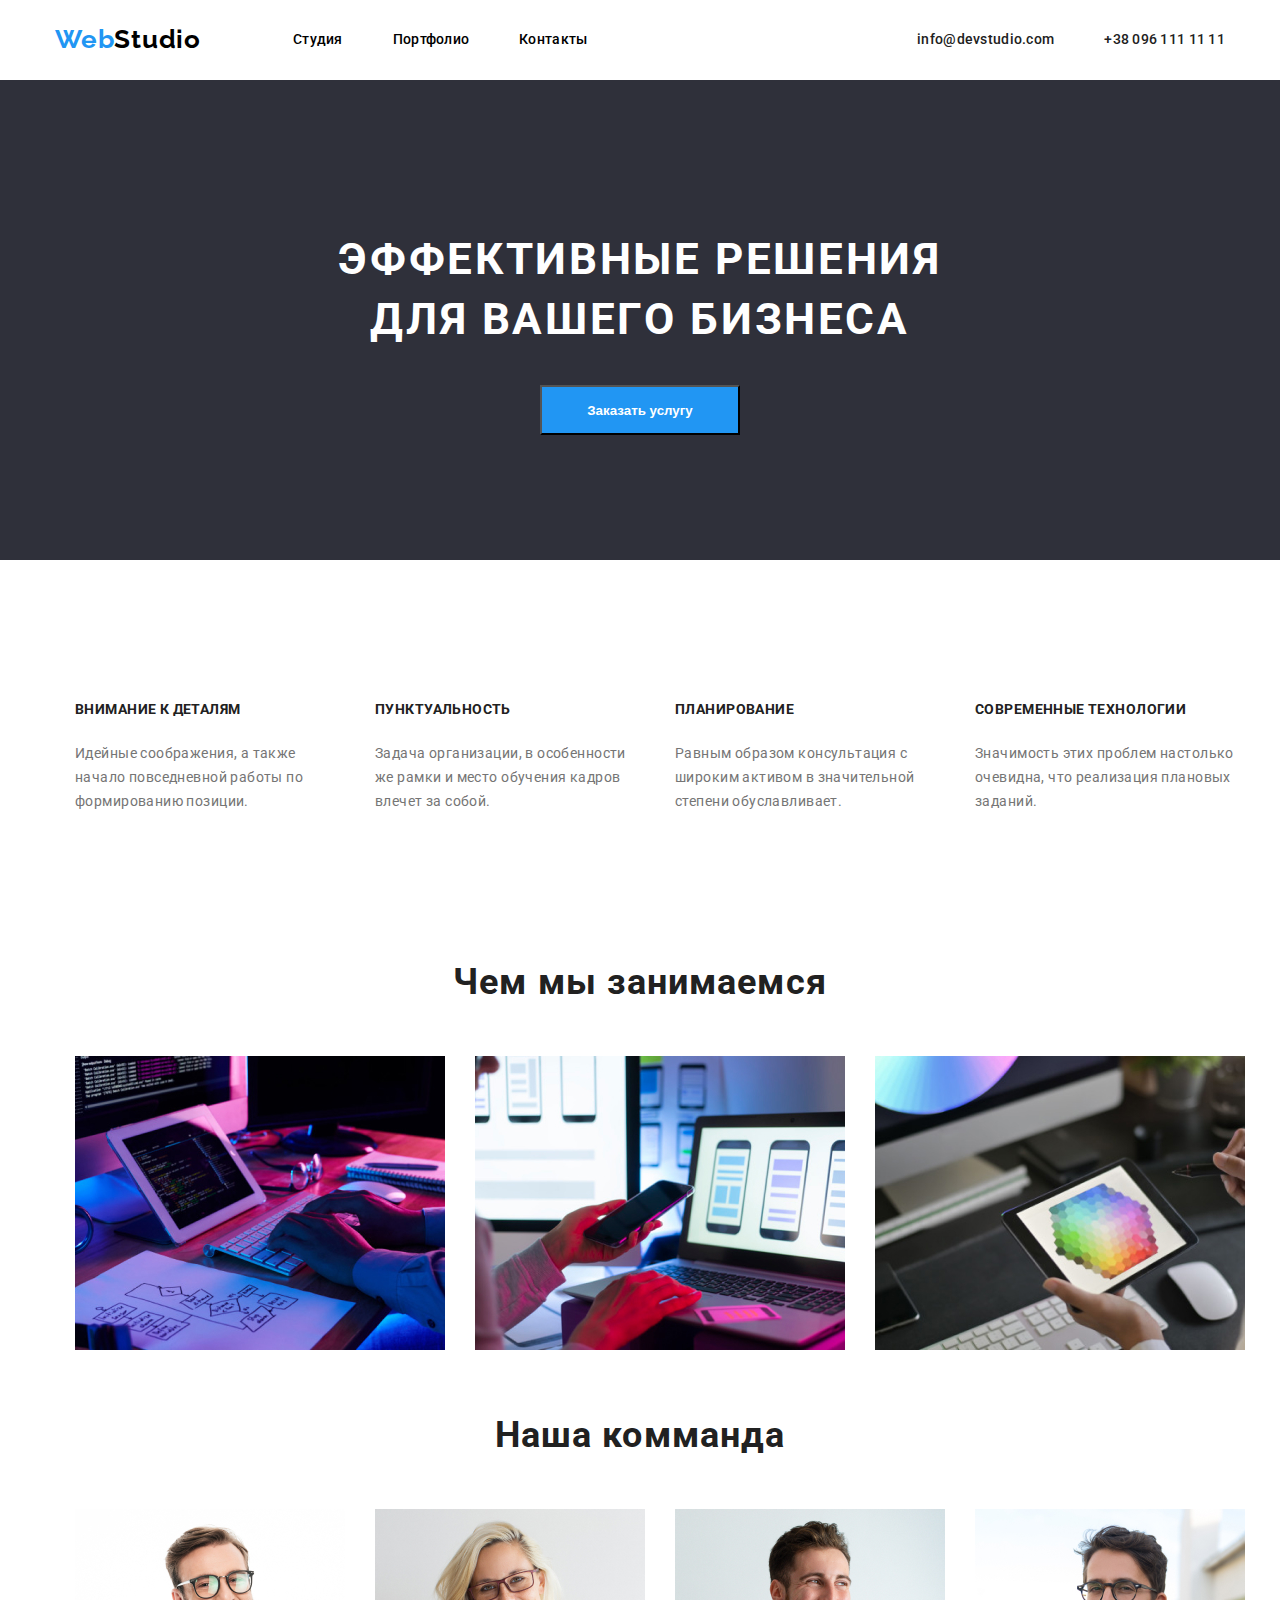
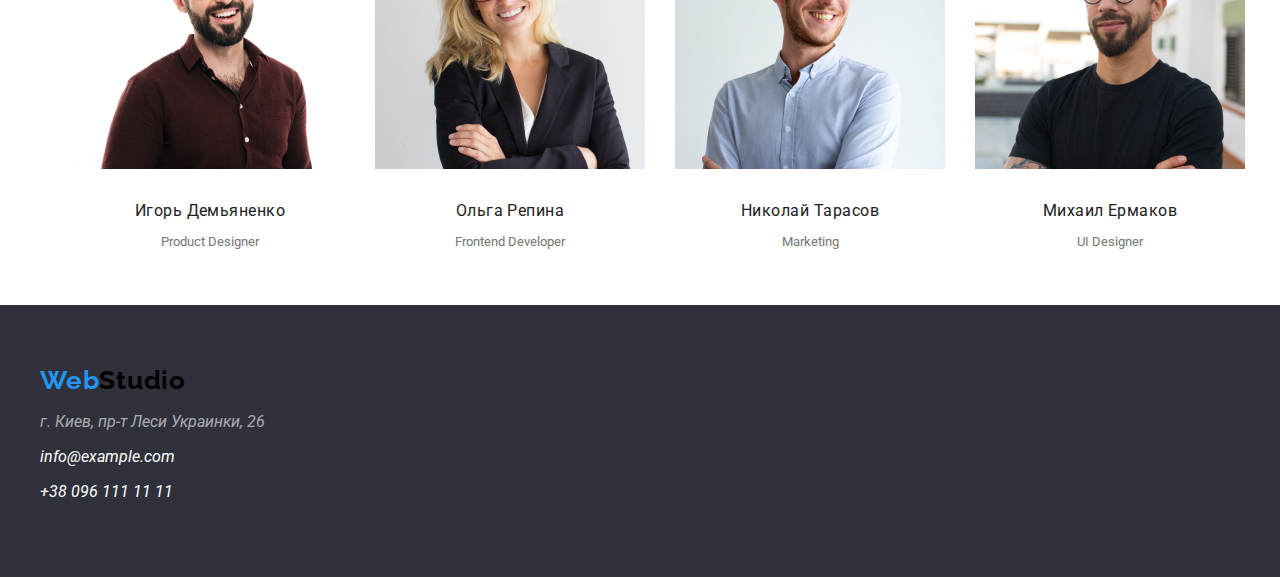
<file: index.html>
<!DOCTYPE html>
<html lang="en">
  <head>
    <meta charset="UTF-8" />
    <meta name="viewport" content="width=device-width, initial-scale=1.0" />
    <title>Web Studio</title>
    <link rel="stylesheet" href="./css/styles.css" />
    <link rel="preconnect" href="https://fonts.gstatic.com" />
    <link
      href="https://fonts.googleapis.com/css2?family=Roboto:wght@700;900&display=swap"
      rel="stylesheet"
    />
    <link rel="preconnect" href="https://fonts.gstatic.com" />
    <link
      href="https://fonts.googleapis.com/css2?family=Raleway:wght@700&display=swap"
      rel="stylesheet"
    />
    <style>
      a {
        color: #212121;
        text-decoration: none;
      }
      a:visited {
        color: #800080;
      }
      a:hover {
        color: #2196f3;
      }
    </style>
  </head>
  <body>
    <header class="page-header">
      <div class="container header">
        <!--Навігація-->
        <nav class="nav">
          <a class="logotype" href="./">
            <span class="logotype-part1">Web</span
            ><span class="logotype-part2">Studio</span>
          </a>

          <ul class="nav-items">
            <li>
              <a class="nav-item" href="./index.html">Студия</a>
            </li>
            <li><a class="nav-item" href="./portfolio.html">Портфолио</a></li>
            <li><a class="nav-item" href="#Contacts">Контакты</a></li>
          </ul>
        </nav>

        <ul class="header-contacts">
          <li lang="en">
            <a class="header-contact" href="mailto:info@devstudio.com">              
              info@devstudio.com</a
            >
          </li>
          <li>
            <a class="header-contact" href="tel:+380961111111">             
              +38 096 111 11 11</a
            >
          </li>
        </ul>
      </div>
    </header>
    
    <!-- Шапка -->
    <section class="hero">
      <h1 class="hero-title">Эффективные решения для вашего бизнеса</h1>
      <button class="button-title">
        <b>Заказать услугу</b>
      </button>
    </section>

    <section>
      <!-- Особливості -->
      <div class="working-command-section">
        <ul class="features">
          <li>
            <h3 class="features-names">Внимание к деталям</h3>
            <div class="features-text">
              Идейные соображения, а также начало повседневной работы по
              формированию позиции.
            </div>
          </li>
          <li>
            <h3 class="features-names">Пунктуальность</h3>
            <div class="features-text">
              Задача организации, в особенности же рамки и место обучения кадров
              влечет за собой.
            </div>
          </li>
          <li>
            <h3 class="features-names">Планирование</h3>
            <div class="features-text">
              Равным образом консультация с широким активом в значительной степени
              обуславливает.
            </div>
          </li>
          <li>
            <h3 class="features-names">Современные технологии</h3>
            <div class="features-text">
              Значимость этих проблем настолько очевидна, что реализация плановых
              заданий.
            </div>
          </li>
        </ul>
      </div>
        
      <!-- Чим ми займаємось -->
      <div class="working-command-section">
        <div>
          <h2 class="working-command-title">Чем мы занимаемся</h2>
        </div>
        <ul class="ourworking">
          <li class="ourworking-card">
            <img class="img-size" src="./img/1.jpg" alt="Разработка HTML страниц" />
          </li>
          <li class="ourworking-card">
            <img class="img-size" src="./img/2.jpg" alt="Разработка HTML страниц для мобильных телефонов" />
          </li>
          <li class="ourworking-card">
            <img class="img-size" src="./img/3.jpg" alt="Разработка HTML страниц для планшетов" />
          </li>
        </ul>
      </div>
    </section>

    <!-- Наша команда -->
    <div class="working-command-section">
      <div>
        <h2 class="working-command-title">Наша комманда</h2>
      </div>
      <ul class="ourcommand">
        <li class="ourcommand-card">
          <img class="img-size" src="./img/Card1.jpg" alt="Игорь Демьяненко" />
          <div class="ourcommand-names">Игорь Демьяненко</div>
          <p class="ourcommand-profi">Product Designer</p>
        </li>
        <li class="ourcommand-card">
          <img class="img-size" src="./img/Card2.jpg" alt="Ольга Репина" />
          <div class="ourcommand-names">Ольга Репина</div>
          <p class="ourcommand-profi">Frontend Developer</p>
        </li>
        <li class="ourcommand-card">
          <img class="img-size" src="./img/Card3.jpg" alt="Николай Тарасов" />
          <div class="ourcommand-names">Николай Тарасов</div>
          <p class="ourcommand-profi">Marketing</p>
        </li>
        <li class="ourcommand-card">
          <img class="img-size" src="./img/Card4.jpg" alt="Михаил Ермаков" />
          <div class="ourcommand-names">Михаил Ермаков</div>
          <p class="ourcommand-profi">UI Designer</p>
        </li>
      </ul>
    </div>

    <footer>
      <div class="main-footer">
        <div class="footer">
          <div id="Contacts" class="thisfooter">
            <a class="logotype" href="./">
              <span class="logotype-part1">Web</span
              ><span class="logotype-part2">Studio</span>
            </a>
            <address class="address-block">
              <p>г. Киев, пр-т Леси Украинки, 26</p>
              <p>
                <a class="link-email-footer" href="info@example.com"
                  >info@example.com</a
                >
              </p>
              <p>
                <a class="link-tel-footer" href="tel:380961111111"
                  >+38 096 111 11 11</a
                >
              </p>
            </address>
          </div>
        </div>
      </div>
    </footer>
  </body>
</html>
</file>
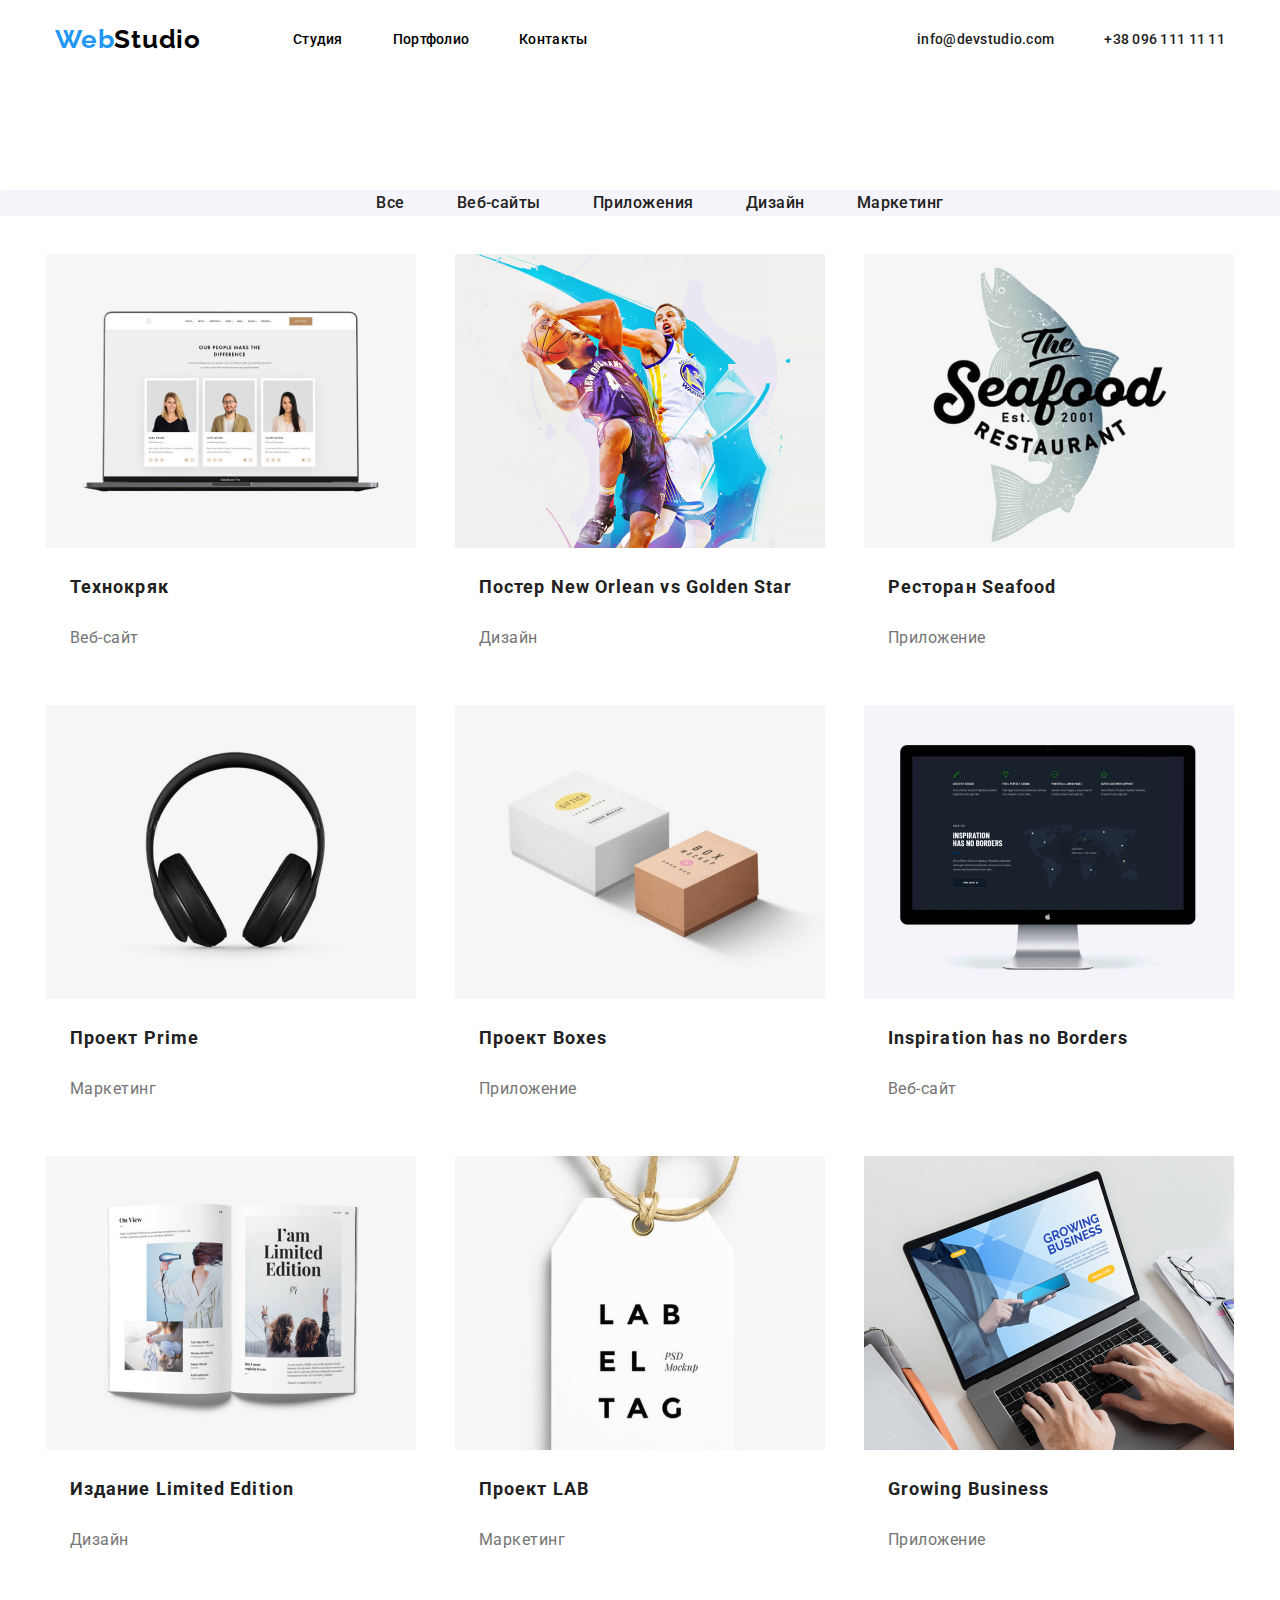
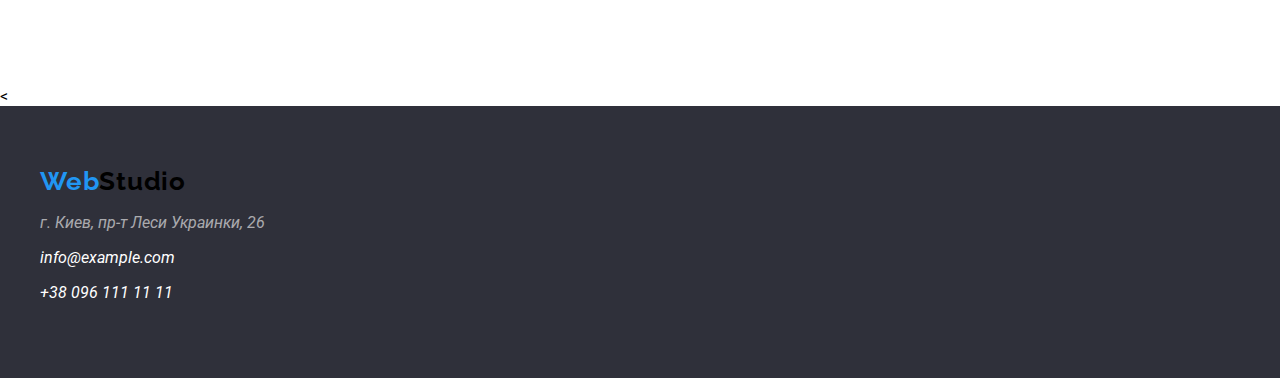
<file: portfolio.html>
<!DOCTYPE html>
<html lang="en">
  <head>
    <meta charset="UTF-8" />
    <meta name="viewport" content="width=device-width, initial-scale=1.0" />
    <title>Web Studio</title>
    <link rel="stylesheet" href="./css/styles.css" />
    <link rel="preconnect" href="https://fonts.gstatic.com" />
    <link
      href="https://fonts.googleapis.com/css2?family=Roboto:wght@700;900&display=swap"
      rel="stylesheet"
    />
    <link rel="preconnect" href="https://fonts.gstatic.com" />
    <link
      href="https://fonts.googleapis.com/css2?family=Raleway:wght@700&display=swap"
      rel="stylesheet"
    />
    <style>
      a {
        color: #212121;
        text-decoration: none;
      }
      a:visited {
        color: #800080;
      }
      a:hover {
        color: #2196f3;
      }
    </style>
  </head>
  <body>
    <header class="page-header">
      <div class="container header">
        <!--Навігація-->
        <nav class="nav">
          <a class="logotype" href="./">
            <span class="logotype-part1">Web</span
            ><span class="logotype-part2">Studio</span>
          </a>

          <ul class="nav-items">
            <li>
              <a class="nav-item" href="./index.html">Студия</a>
            </li>
            <li><a class="nav-item" href="./portfolio.html">Портфолио</a></li>
            <li><a class="nav-item" href="#Contacts">Контакты</a></li>
          </ul>
        </nav>

        <ul class="header-contacts">
          <li lang="en">
            <a class="header-contact" href="mailto:info@devstudio.com">              
              info@devstudio.com</a
            >
          </li>
          <li>
            <a class="header-contact" href="tel:+380961111111">             
              +38 096 111 11 11</a
            >
          </li>
        </ul>
      </div>
    </header>

    <main>
      <div class="portfolio">
        <ul class="link-portfolio-menu">
          <li><a class="link-portfolio-list" href="./">Все</a></li>
          <li><a class="link-portfolio-list" href="./">Веб-сайты</a></li>
          <li><a class="link-portfolio-list" href="./">Приложения</a></li>
          <li><a class="link-portfolio-list" href="./">Дизайн</a></li>
          <li><a class="link-portfolio-list" href="./">Маркетинг</a></li>
        </ul>

        <div class="portfolio-items">
          <ul class="hr">
            <li class="portfolio-photo">
              <img src="./img/portfolio1.jpg" alt="Технокряк" />
              <h3 class="portfolio-caption">Технокряк</h3>
              <p class="portfolio-text">Веб-сайт</p>
            </li>
            <li class="portfolio-photo">
              <img
                src="./img/portfolio2.jpg"
                alt="Постер New Orlean vs Golden Star"
              />
              <h3 class="portfolio-caption">
                Постер New Orlean vs Golden Star
              </h3>
              <p class="portfolio-text">Дизайн</p>
            </li>
            <li class="portfolio-photo">
              <img src="./img/portfolio3.jpg" alt="Ресторан Seafood" />
              <h3 class="portfolio-caption">Ресторан Seafood</h3>
              <p class="portfolio-text">Приложение</p>
            </li>
            <li class="portfolio-photo">
              <img src="./img/portfolio4.jpg" alt="Проект Prime" />
              <h3 class="portfolio-caption">Проект Prime</h3>
              <p class="portfolio-text">Маркетинг</p>
            </li>
            <li class="portfolio-photo">
              <img src="./img/portfolio5.jpg" alt="Проект Boxes" />
              <h3 class="portfolio-caption">Проект Boxes</h3>
              <p class="portfolio-text">Приложение</p>
            </li>
            <li class="portfolio-photo">
              <img
                src="./img/portfolio6.jpg"
                alt="Inspiration has no Borders"
              />
              <h3 class="portfolio-caption">Inspiration has no Borders</h3>
              <p class="portfolio-text">Веб-сайт</p>
            </li>
            <li class="portfolio-photo">
              <img src="./img/portfolio7.jpg" alt="Издание Limited Edition" />
              <h3 class="portfolio-caption">Издание Limited Edition</h3>
              <p class="portfolio-text">Дизайн</p>
            </li>
            <li class="portfolio-photo">
              <img src="./img/portfolio8.jpg" alt="Проект LAB" />
              <h3 class="portfolio-caption">Проект LAB</h3>
              <p class="portfolio-text">Маркетинг</p>
            </li>
            <li class="portfolio-photo">
              <img src="./img/portfolio9.jpg" alt="Growing Business" />
              <h3 class="portfolio-caption">Growing Business</h3>
              <p class="portfolio-text">Приложение</p>
            </li>
          </ul>
        </div>
      </div>
    </main>

    <footer>
      <<div class="main-footer">
        <div class="footer">
          <div id="Contacts" class="thisfooter">
            <a class="logotype" href="./">
              <span class="logotype-part1">Web</span
              ><span class="logotype-part2">Studio</span>
            </a>
            <address class="address-block">
              <p>г. Киев, пр-т Леси Украинки, 26</p>
              <p>
                <a class="link-email-footer" href="info@example.com"
                  >info@example.com</a
                >
              </p>
              <p>
                <a class="link-tel-footer" href="tel:380961111111"
                  >+38 096 111 11 11</a
                >
              </p>
            </address>
          </div>
        </div>
      </div>
    </footer>
  </body>
</html>
</file>
<file: css/styles.css>
body {
  font-family: "Roboto", sans-serif;
  font-style: normal;
  margin: 0;
}

/* ------------------ */
.header .container {
  color: #ffffff;
}

.container {
  width: 1200px;
  padding: 0 15px;
  margin: 0 auto;
  box-sizing: border-box;
  display: flex
}

.page-header {
  top: 0;
  background-color: #ffffff;
  width: 100%;
  z-index: 1;
}

.header {
  display: flex;
  align-items: center;
  min-height: 80px;
  margin: auto;
  padding: 0 15px;
}

.logotype {
  padding-top: 24px;
  padding-bottom: 25px;
  font-family: Raleway, sans-serif;
  width: 145px;
  height: 31px;
  font-family: Raleway;
  font-style: normal;
  font-weight: 700;
  line-height: 1.2;
  font-size: 26px;
  line-height: 31px;
  letter-spacing: 0.03em;
  text-decoration: none;
}

.logotype-part1 {
  color: #2196f3;
}

.logotype-part2 {
  color: #000000;
}

.nav > .logotype {
  margin-right: 93px;
  padding: 13px 0;
}

.nav,
.nav-items,
.header-contacts {
  display: flex;
  align-items: center;
  padding: 0;
  margin: 0;
  list-style-type: none;
  color: #757575;
}

.nav-items li:not(:last-child),
.header-contacts li:not(:last-child) {
  margin-right: 50px;
}

.nav-item {
  color: #000000;
  display: inline-block;
  text-decoration: none;
  font-weight: 500;
  font-size: 14px;
  line-height: 1.14;
  letter-spacing: 0.02em;
  padding: 32px 0;
}

.header-contact {
  font-weight: 500;
  font-size: 14px;
  line-height: 1.14;
  letter-spacing: 0.02em;
  text-decoration: none;
  color: #afb1b8);
  padding: 32px 0;
  display: flex;
  align-items: center;
}

.header-contacts {
  margin-left: auto;
}

.active > a::after {
  content: "";
  position: absolute;
  bottom: -1px;
  left: 0;
  display: block;
  text-decoration: underline;
  height: 4px;
  width: 100%;
  background-color: #2196f3;
  border-radius: 2px;
}

li.active > a {
  position: relative;
  color: #2196f3;
}

.header-contact:hover,
.header-contact:focus,
.nav-item:hover,
.nav-item:focus {
  color: #2196f3;
}

/*-------------------*/

.hero {
  background-color: #2f303a;
  padding-top: 200px;
  padding-bottom: 280px;
  padding-left: 452px;
  padding-right: 452px;
}

.hero-title {
  position: absolute;
  width: 696px;
  height: 120px;
  left: 50%;
  transform: translate(-50%, 0);
  top: 200px;
  font-weight: 696px;
  font-size: 44px;
  line-height: 60px;
  text-align: center;
  letter-spacing: 0.06em;
  text-transform: uppercase;
  color: #ffffff;
}

.button-title {
  position: absolute;
  margin-top: 60px;
  width: 200px;
  height: 50px;
  top: 350px;
  left: 50%;
  transform: translate(-50%, -50%);
  color: #ffffff;
  background: #2196f3;
}

.features {
  padding-top: 94px;
  padding-bottom: 94px;
  /*padding-left: 10%; 
  padding-right: 10%; */
  font-size: small;
  list-style-type: none;
  display: flex;
  justify-content: space-between;
}

.features li {
  width: 270px;
}

.features li:not(:last-child) {
  margin-right: 30px;
}

.features-names {
  padding-bottom: 10px;
  height: 16px;
  left: 515px;
  top: 774px;
  font-family: Roboto;
  font-style: normal;
  font-weight: bold;
  font-size: 14px;
  line-height: 16px;
  letter-spacing: 0.03em;
  text-transform: uppercase;
  color: #212121;
}

.features-text {
  height: 75px;
  left: 515px;
  top: 800px;
  font-family: Roboto;
  font-style: normal;
  font-weight: normal;
  font-size: 14px;
  line-height: 24px;
  letter-spacing: 0.03em;
  color: #757575;
}

.ourworking {
  padding-top: 100px;
  padding-bottom: 10px;
  /*padding-left: 10%;
  padding-right: 10%;*/
  align-content: center;
  align-tracks: normal;
  font-size: small;
  list-style-type: none;
  display: flex;
  justify-content: center;
}

.ourworking-card {
  margin: 0 15px;
}

.working-command-section {
  padding-top: 94px;
  padding: 0 15px;
  margin: 20px auto;
  display: flex;
}

.ourcommand {
  padding-top: 100px;
  padding-bottom: 10px;
  /*padding-left: 10%;
  padding-right: 10%;*/
  align-content: center;
  text-align: center;
  font-size: small;
  list-style-type: none;
  display: flex;
  justify-content: center;
}

.working-command-title {
  position: absolute;
  align-content: center;
  color: #212121;
  left: 50%;
  transform: translate(-50%, 0);
  font-family: Roboto;
  font-style: normal;
  font-size: 36px;
  line-height: 18.75px;
  text-align: center;
  letter-spacing: 0.03em;
}

.ourcommand-card {
  margin: 0 15px;
}

.ourcommand-names {
  padding-top: 30px;
  align-content: center;
  color: #212121;
  font-family: Roboto;
  font-style: normal;
  font-size: 16px;
  line-height: 18.75px;
  text-align: center;
  letter-spacing: 0.03em;
}

.working-command-section {
  padding-top: 94px;
  padding: 0 15px;
  margin: 20px auto;
  display: flex;
  justify-content: center;
}

.ourcommand-profi {
  color: #757575;
}

.img-size {
  width: 100%;
}

.link-study {
  padding-left: 30px;
  padding-top: 5px;
  font-family: Roboto;
  font-style: normal;
  font-weight: 500;
  font-size: 14px;
  line-height: 16px;
  letter-spacing: 0.02em;
  color: rgba(21, 21, 21, 0.6);
  text-decoration: none;
}

.link-portfolio {
  padding-left: 20px;
  padding-top: 5px;
  font-family: Roboto;
  font-style: normal;
  font-weight: 500;
  font-size: 14px;
  line-height: 16px;
  letter-spacing: 0.02em;
  color: rgba(21, 21, 21, 0.6);
  text-decoration: none;
}

.link-contacts {
  padding-left: 20px;
  padding-top: 5px;
  font-family: Roboto;
  font-style: normal;
  font-weight: 500;
  font-size: 14px;
  line-height: 16px;
  letter-spacing: 0.02em;
  color: rgba(21, 21, 21, 0.6);
  text-decoration: none;
}

.link-email {
  padding-left: 100px;
  padding-top: 5px;
  text-decoration: none;
  color: rgba(21, 21, 21, 0.6);
}

.link-tel {
  padding-left: 30px;
  padding-top: 5px;
  text-decoration: none;
  color: rgba(21, 21, 21, 0.6);
}

.footer {
  background-color: #2f303a;
  display: flex;
  align-items: center;
  width: 1200px;
  min-height: 80px;
  margin: auto;
  padding: 0 15px;
}

.main-footer {
  background-color: #2f303a;
  position: sticky;
  top: 0;
  width: 100%;
  z-index: 1;
  border-bottom: 1px solid #ffffff;
}

.thisfooter {
  background-color: #2f303a;
  padding-top: 60px;
  padding-bottom: 60px;
  color: #ffffff;
}  

.address-block {
  color: rgba(255, 255, 255, 0.6);
}

.link-email-footer {
  padding-top: 5px;
  text-decoration: none;
  color: #ffffff;
}

.link-tel-footer {
  padding-top: 5px;
  text-decoration: none;
  color: #ffffff;
}

.portfolio {
  padding-top: 94px;
  padding-bottom: 94px;
  /*padding-left: 10%;
  padding-right: 10%;*/
  align-self: center;
}

.link-portfolio-menu {
  background: #f5f4fa;
  color: #212121;
  font-size: small;
  align-self: auto;
  text-align: center;
  list-style-type: none;
  display: flex;
  font-style: normal;
  font-weight: 500;
  font-size: 16px;
  line-height: 1.625;
  border-radius: 4px;
  letter-spacing: 0.03em;
  justify-content: center;
}

.link-portfolio-list:hover {
  color: #ffffff;
  background: #2196f3;
  box-shadow: 0px 3px 1px rgba(0, 0, 0, 0.1), 0px 1px 2px rgba(0, 0, 0, 0.08),
    0px 2px 2px rgba(0, 0, 0, 0.12);

}

.link-portfolio-list {
  padding-left: 22px;
  padding-right: 22px;
  padding-top: 6px;
  padding-bottom: 6px;
  margin: 4px;
}

.portfolio-photo {
  width: auto;
  height: auto;
  left: 615px;
  top: 262px;
  display: inline-table;
  margin: 15px;
  padding: 3px;
}

.portfolio-caption {
  padding-left: 24px;
  padding-right: 24px;
  font-family: Roboto;
  font-style: normal;
  font-weight: bold;
  font-size: 18px;
  text-align: start;
  line-height: 36px;
  letter-spacing: 0.06em;
  color: #212121;
}

.portfolio-text {
  padding-left: 24px;
  padding-right: 24px;
  font-family: Roboto;
  font-style: normal;
  font-weight: normal;
  text-align: start;
  font-size: 16px;
  line-height: 30px;
  letter-spacing: 0.03em;
  color: #757575;
}

.portfolio-items {
  /*width: 1200px;*/
  text-align: center;
  align-self: center;
  font-size: small;
}

.hr {
  /*width: 1200px;*/
  margin: 0;
  padding: 4px;
}
</file>
